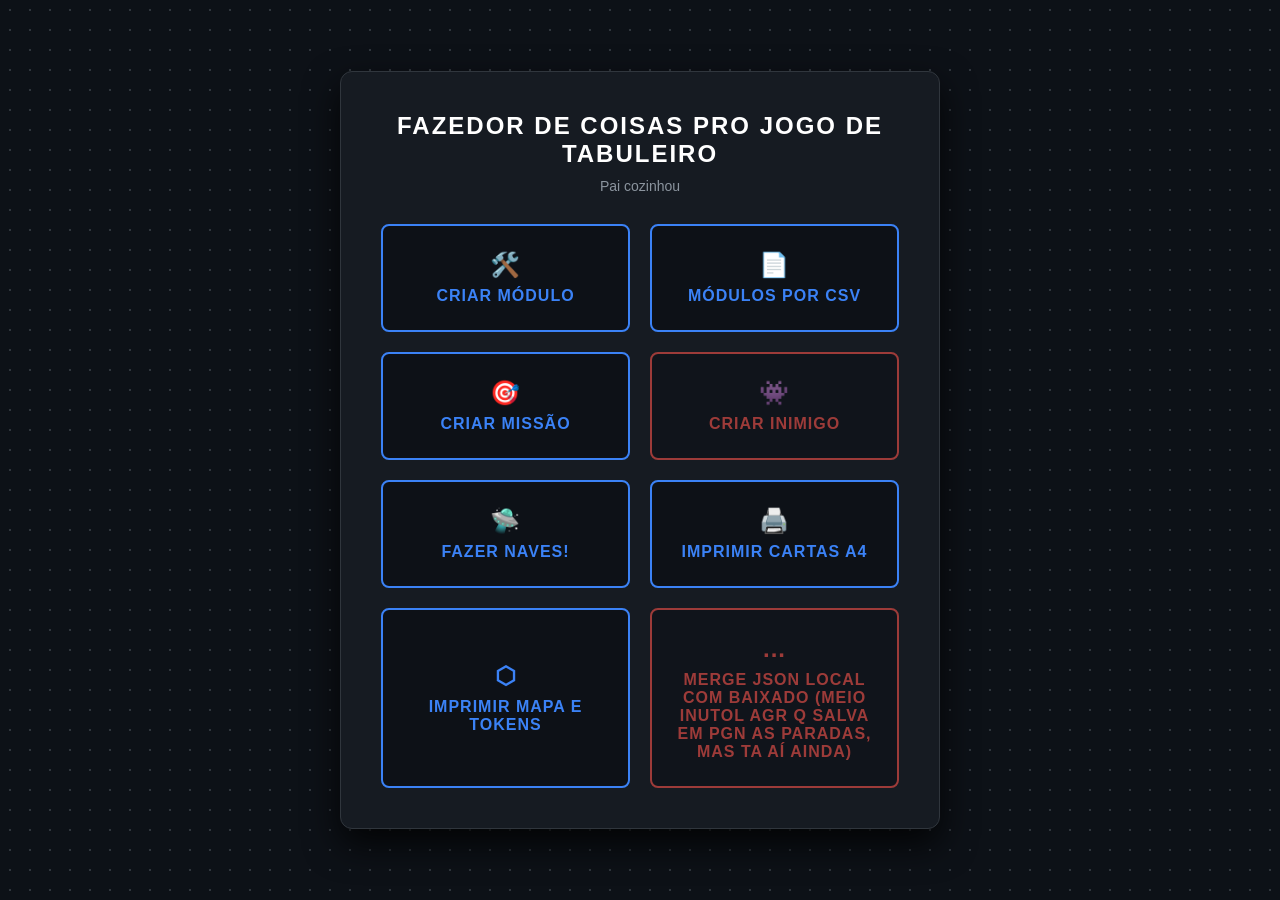
<file: index.html>
<!DOCTYPE html>
<html lang="pt-BR">
<head>
    <meta charset="UTF-8">
    <meta name="viewport" content="width=device-width, initial-scale=1.0">
    <title>Painel Central - Sci-Fi</title>
    <link rel="stylesheet" href="css/index.css">
</head>
<body>

<div class="hub-container">
    <h1>Fazedor de coisas pro jogo de tabuleiro</h1>
    <p>Pai cozinhou</p>

    <div class="btn-grid">
        <a href="pages/cardmaker_2.html" class="nav-btn btn-modules">
            <span class="icon">🛠️</span>
            Criar Módulo
        </a>
        <a href="pages/modulos-csv.html" class="nav-btn btn-modules">
            <span class="icon" aria-hidden="true">📄</span>
            Módulos por CSV
        </a>

        <a href="pages/missoes.html" class="nav-btn btn-modules">
            <span class="icon" aria-hidden="true">🎯</span>
            Criar Missão
        </a>

        <a href="pages/inimigos.html" class="nav-btn btn-enemies">
            <span class="icon">👾</span>
            Criar Inimigo
        </a>
        <a href="pages/naves.html" class="nav-btn btn-modules">
            <span class="icon">🛸</span>
            FAZER NAVES!
        </a>
        <a href="pages/impressao.html" class="nav-btn btn-modules">
            <span class="icon" aria-hidden="true">🖨️</span>
            Imprimir Cartas A4
        </a>
        <a href="pages/mapa-tokens.html" class="nav-btn btn-modules">
            <span class="icon" aria-hidden="true">⬡</span>
            Imprimir Mapa e Tokens
        </a>
        <a href="pages/merge.html" class="nav-btn btn-enemies">
            <span class="icon">...</span>
            Merge JSON local com baixado (meio inutol agr q salva em pgn as paradas, mas ta aí ainda)
        </a>
    </div>
</div>

</body>
</html>
</file>
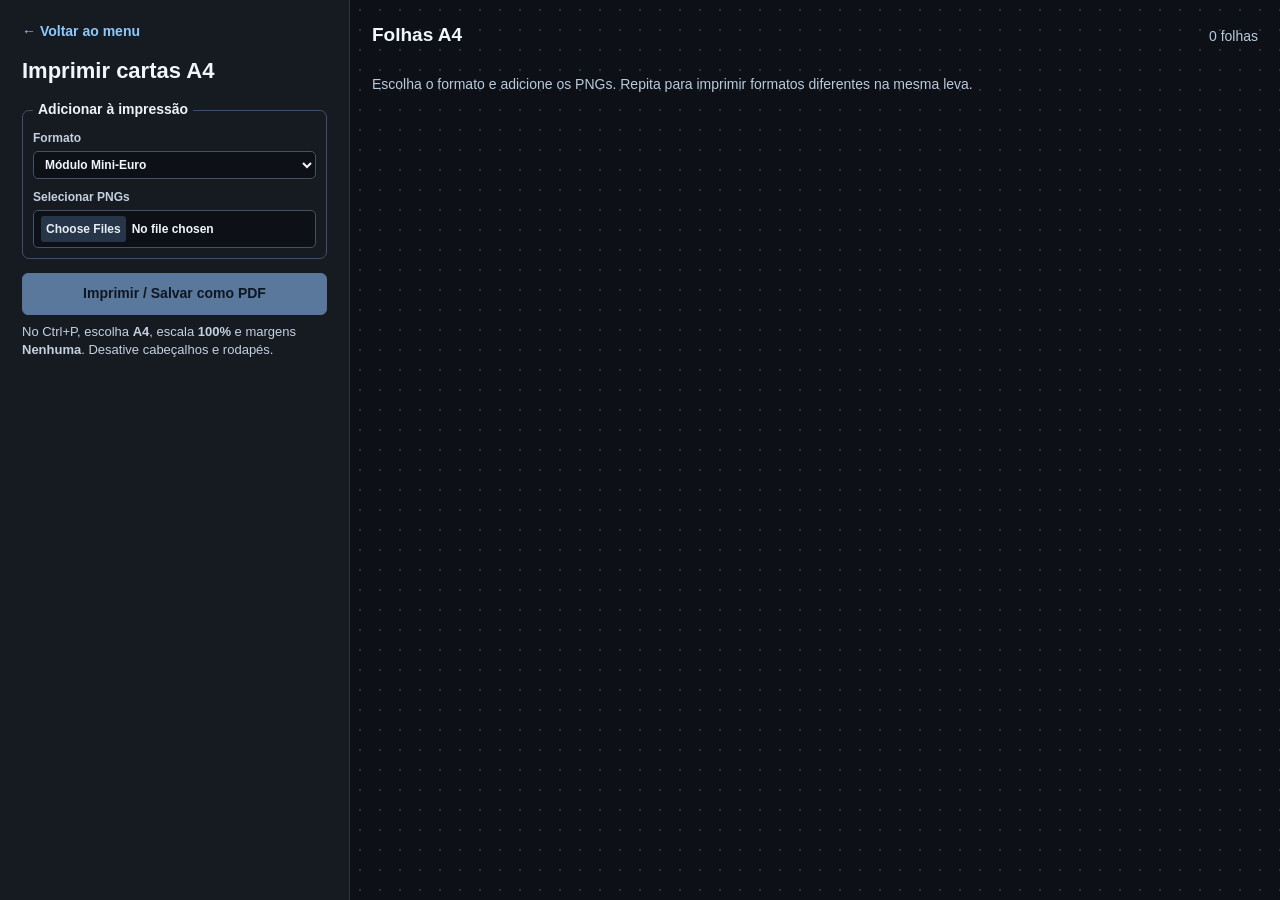
<file: pages/impressao.html>
<!DOCTYPE html>
<html lang="pt-BR">
<head>
    <meta charset="UTF-8">
    <meta name="viewport" content="width=device-width, initial-scale=1">
    <title>Imprimir cartas A4 — The First Star: Rebels</title>
    <link rel="stylesheet" href="../css/impressao.css">
    <script src="../js/impressao.js" defer></script>
</head>
<body>
    <aside class="controls">
        <a class="back-link" href="../index.html">← Voltar ao menu</a>
        <h1>Imprimir cartas A4</h1>

        <fieldset class="upload-group">
            <legend>Adicionar à impressão</legend>
            <label class="file-label">Formato
                <select id="print-format">
                    <option value="module">Módulo Mini-Euro</option>
                    <option value="tarot">Missão / inimigo</option>
                    <option value="hull-2x2">Casco 2×2</option>
                    <option value="hull-2x1">Casco 2×1</option>
                    <option value="hull-1x1">Casco 1×1</option>
                </select>
            </label>
            <label class="file-label">Selecionar PNGs
                <input id="png-picker" class="png-picker" type="file" accept=".png,image/png" multiple>
            </label>
            <p id="import-status" class="status" role="status" hidden></p>
            <ul id="file-list" class="file-list" aria-label="Arquivos selecionados"></ul>
            <p id="copies-error" class="status" hidden>Informe entre 1 e 99 cópias por arquivo.</p>
        </fieldset>

        <button id="print-button" type="button" disabled>Imprimir / Salvar como PDF</button>
        <p class="print-help">No Ctrl+P, escolha <strong>A4</strong>, escala <strong>100%</strong> e margens <strong>Nenhuma</strong>. Desative cabeçalhos e rodapés.</p>
    </aside>

    <main id="preview" class="preview">
        <header class="preview-header">
            <h2>Folhas A4</h2>
            <p id="sheet-count" aria-live="polite">0 folhas</p>
        </header>
        <p id="empty-preview">Escolha o formato e adicione os PNGs. Repita para imprimir formatos diferentes na mesma leva.</p>
        <div id="sheets" aria-label="Folhas para impressão"></div>
    </main>

    <template id="file-row">
        <li class="file-row">
            <div class="file-info"><div class="file-name"></div><div class="file-format"></div></div>
            <label class="copies-label">Cópias <input class="copies" type="number" min="1" max="99" step="1" value="1" required></label>
            <button class="remove-file" type="button">×</button>
        </li>
    </template>
</body>
</html>
</file>
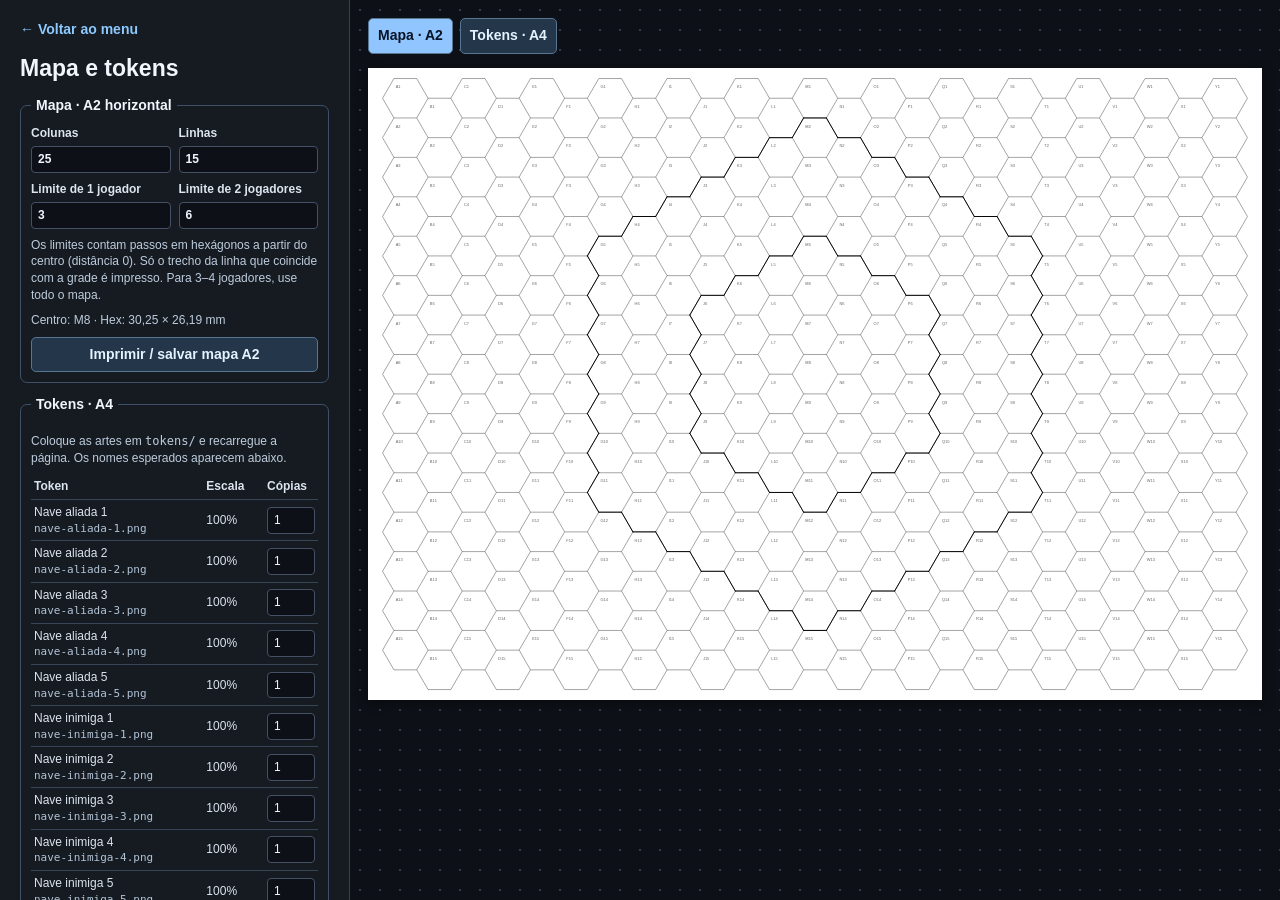
<file: pages/mapa-tokens.html>
<!DOCTYPE html>
<html lang="pt-BR">
<head>
    <meta charset="UTF-8">
    <meta name="viewport" content="width=device-width, initial-scale=1">
    <title>Imprimir mapa e tokens — The First Star: Rebels</title>
    <link rel="stylesheet" href="../css/mapa-tokens.css">
    <script src="../tokens/catalogo.js" defer></script>
    <script src="../js/mapa-tokens.js" defer></script>
</head>
<body>
    <aside class="controls">
        <a href="../index.html">← Voltar ao menu</a>
        <h1>Mapa e tokens</h1>

        <fieldset>
            <legend>Mapa · A2 horizontal</legend>
            <div class="fields">
                <label>Colunas<input id="columns" type="number" min="5" max="60" step="1" value="25" required></label>
                <label>Linhas<input id="rows" type="number" min="5" max="60" step="1" value="15" required></label>
                <label>Limite de 1 jogador<input id="solo-radius" type="number" min="0" step="1" value="3" required></label>
                <label>Limite de 2 jogadores<input id="duo-radius" type="number" min="1" step="1" value="6" required></label>
            </div>
            <p>Os limites contam passos em hexágonos a partir do centro (distância 0). Só o trecho da linha que coincide com a grade é impresso. Para 3–4 jogadores, use todo o mapa.</p>
            <p id="map-status" class="status" aria-live="polite"></p>
            <button id="print-map" type="button">Imprimir / salvar mapa A2</button>
        </fieldset>

        <fieldset>
            <legend>Tokens · A4</legend>
            <p>Coloque as artes em <code>tokens/</code> e recarregue a página. Os nomes esperados aparecem abaixo.</p>
            <table class="token-list">
                <thead><tr><th scope="col">Token</th><th scope="col">Escala</th><th scope="col">Cópias</th></tr></thead>
                <tbody id="token-rows"></tbody>
            </table>
            <p id="token-status" class="status" aria-live="polite"></p>
            <button id="print-tokens" type="button" disabled>Imprimir / salvar tokens A4</button>
        </fieldset>
        <p id="print-status" class="status error" role="status" hidden></p>
        <p class="print-help">Salve cada opção como PDF. Selecione o papel indicado, escala <strong>100%</strong>, margens <strong>Nenhuma</strong> e desative cabeçalhos e rodapés.</p>
    </aside>

    <main class="preview">
        <nav class="preview-switch" aria-label="Prévia para impressão">
            <button id="show-map" type="button" aria-pressed="true" aria-controls="map-preview">Mapa · A2</button>
            <button id="show-tokens" type="button" aria-pressed="false" aria-controls="token-preview">Tokens · A4</button>
        </nav>
        <section id="map-preview" aria-label="Prévia do mapa"></section>
        <section id="token-preview" aria-label="Prévia dos tokens" hidden>
            <p id="empty-tokens">Adicione as artes e preencha a quantidade de cópias para montar a folha.</p>
            <div id="token-sheets"></div>
        </section>
    </main>
</body>
</html>
</file>
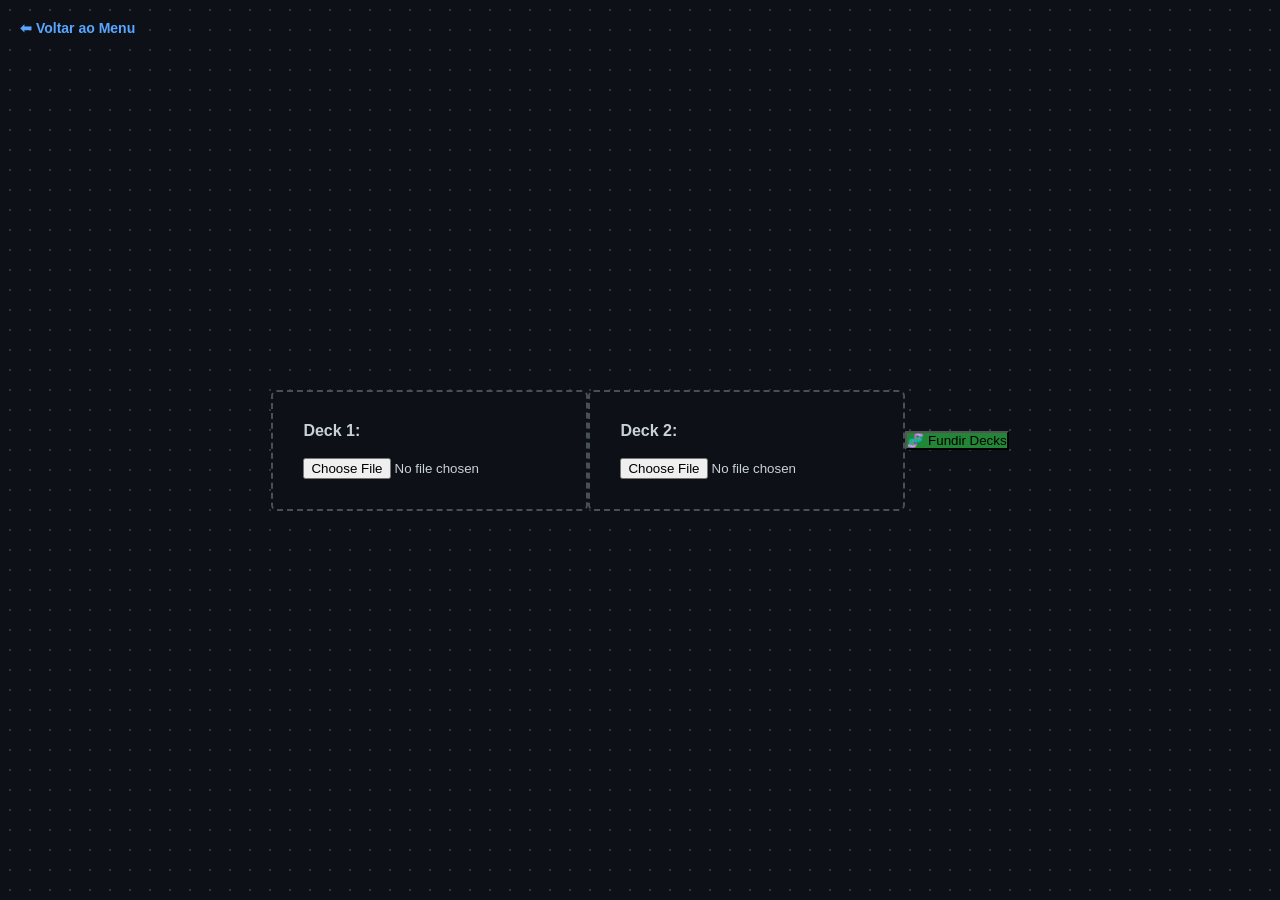
<file: pages/merge.html>
<!DOCTYPE html>
<html lang="pt-BR">
<head>
    <meta charset="UTF-8">
    <title>Sincronizador de Decks</title>
    <link rel="stylesheet" href="../css/index.css">
    <script src="../js/merge.js"></script>

    <style>
        .merge-container {
            max-width: 600px;
            margin: 50px auto;
            background: #161b22;
            padding: 30px;
            border: 1px solid #30363d;
            border-radius: 8px;
            color: #c9d1d9;
            text-align: center;
        }
        .file-box {
            margin: 20px 0;
            padding: 30px;
            border: 2px dashed #484f58;
            border-radius: 6px;
            background: #0d1117;
        }
        #btn-download { display: none; margin-top: 20px; }
        .log-box {
            margin-top: 20px;
            text-align: left;
            background: #0d1117;
            padding: 15px;
            border-radius: 6px;
            display: none;
        }
    </style>
</head>
<body>
<a href="../index.html" style="position: absolute; top: 20px; left: 20px; color: #58a6ff; text-decoration: none; font-weight: bold; font-size: 14px;">⬅ Voltar ao Menu</a>
<div class="file-box">
    <label><b>Deck 1:</b></label><br><br>
    <input type="file" id="inp-file-1" accept=".json">
</div>

<div class="file-box">
    <label><b>Deck 2:</b></label><br><br>
    <input type="file" id="inp-file-2" accept=".json">
</div>

<button id="btn-merge" class="btn" style="background: #238636; margin-bottom: 20px;">🧬 Fundir Decks</button>

<div id="log-container" class="log-box"></div>
<button id="btn-download" class="btn">📥 Baixar Deck Final</button>

</body>
</html>
</file>
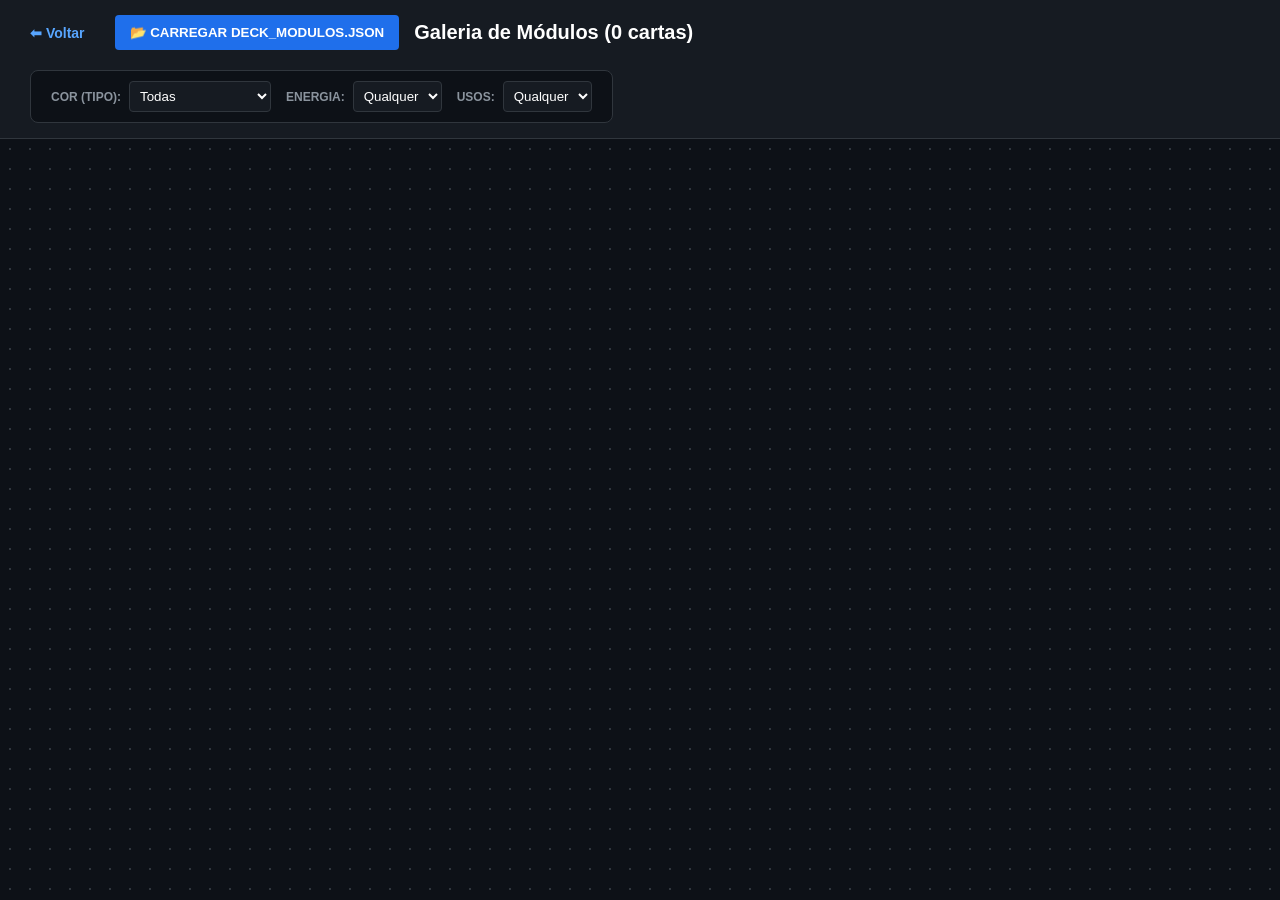
<file: pages/modulos.html>
<!DOCTYPE html>
<html lang="pt-BR">
<head>
    <meta charset="UTF-8">
    <meta name="viewport" content="width=device-width, initial-scale=1.0">
    <title>Galeria de Módulos - Sci-Fi</title>
    <link rel="stylesheet" href="../css/modulos.css"/>
    <script src="../js/modulos.js"></script>
</head>
<body>
<!-- BARRA SUPERIOR -->
<div class="top-nav">
    <div class="nav-title">
        <a href="../index.html" style="margin-right: 15px; color: #58a6ff; text-decoration: none; font-weight: bold; font-size: 14px;">⬅ Voltar</a>
        <button id="btn-load-json" class="btn-load">📂 Carregar Deck JSON</button>
        <h1>Galeria de Módulos (<span id="count-display">0</span> cartas)</h1>
    </div>

    <!-- FILTROS -->
    <div class="filters">
        <div class="filter-group">
            <label>Cor (Tipo):</label>
            <select id="filter-tipo">
                <option value="all">Todas</option>
                <option value="arma">Armas (Vermelho)</option>
                <option value="suporte">Suporte (Azul)</option>
                <option value="propulsao">Propulsão (Verde)</option>
            </select>
        </div>
        <div class="filter-group">
            <label>Energia:</label>
            <select id="filter-energia">
                <option value="all">Qualquer</option>
                <option value="0">0</option>
                <option value="1">1</option>
                <option value="2">2</option>
                <option value="3">3</option>
            </select>
        </div>
        <div class="filter-group">
            <label>Usos:</label>
            <select id="filter-usos">
                <option value="all">Qualquer</option>
                <option value="1">1</option>
                <option value="2">2</option>
                <option value="3">3</option>
                <option value="4">4+</option>
            </select>
        </div>
    </div>
</div>

<!-- ÁREA DA GALERIA -->
<div class="gallery-container">
    <div class="gallery-grid" id="gallery-grid">
        <!-- As cartas serão injetadas aqui pelo JS -->
    </div>
</div>

<!-- MODAL (CARTA EM EVIDÊNCIA) -->
<div class="modal-overlay" id="modal">
    <div class="modal-content">
        <!-- A carta grandona vai aqui -->
        <div class="modal-card-container" id="modal-card-slot"></div>

        <!-- Painel de Ações Laterais -->
        <div class="modal-actions">
            <h3 style="color: #fff; margin-bottom: 10px; font-size: 14px; text-transform: uppercase;">Ações do Módulo</h3>
            <button class="btn-edit" id="btn-modal-edit">✏️ Editar Carta</button>
            <button class="btn-delete" id="btn-modal-delete">🗑️ Deletar Carta</button>
            <button class="btn-close" id="btn-modal-close">✖ Fechar</button>
        </div>
    </div>
</div>
</body>
</html>
</file>
<file: css/index.css>
/* =========================================
           RESET E ESTILOS GLOBAIS
        ========================================= */
* { box-sizing: border-box; margin: 0; padding: 0; font-family: 'Segoe UI', Roboto, Helvetica, Arial, sans-serif; }
body {
    background-color: #0d1117;
    color: #c9d1d9;
    display: flex;
    justify-content: center;
    align-items: center;
    height: 100vh;
    background-image: radial-gradient(#30363d 1px, transparent 1px);
    background-size: 20px 20px;
}

/* =========================================
   CONTAINER DO MENU
========================================= */
.hub-container {
    background: #161b22;
    border: 1px solid #30363d;
    border-radius: 12px;
    padding: 40px;
    width: 100%;
    max-width: 600px;
    text-align: center;
    box-shadow: 0 15px 35px rgba(0,0,0,0.8);
}

.hub-container h1 {
    color: #fff;
    font-size: 24px;
    margin-bottom: 10px;
    text-transform: uppercase;
    letter-spacing: 2px;
}

.hub-container p {
    color: #8b949e;
    font-size: 14px;
    margin-bottom: 30px;
}

/* =========================================
   GRID DE BOTÕES
========================================= */
.btn-grid {
    display: grid;
    grid-template-columns: 1fr 1fr;
    gap: 20px;
}

.nav-btn {
    display: flex;
    flex-direction: column;
    justify-content: center;
    align-items: center;
    gap: 8px;
    padding: 25px 20px;
    border-radius: 8px;
    border: 2px solid;
    background: #0d1117;
    text-decoration: none;
    color: #fff;
    font-weight: 900;
    font-size: 16px;
    text-transform: uppercase;
    letter-spacing: 1px;
    cursor: pointer;
    transition: all 0.3s ease;
}

.nav-btn .icon { font-size: 24px; }

/* Botões de Módulos (Azul/Verde) */
.btn-modules { border-color: #3b82f6; color: #3b82f6; }
.btn-modules:hover { background: #3b82f6; color: #fff; box-shadow: 0 0 15px rgba(59, 130, 246, 0.4); transform: translateY(-3px); }

/* Botões de Inimigos (Vermelho - Desativados por enquanto) */
.btn-enemies { border-color: #f85149; color: #f85149; opacity: 0.6; }
.btn-enemies:hover { background: #f85149; color: #fff; opacity: 1; box-shadow: 0 0 15px rgba(248, 81, 73, 0.4); transform: translateY(-3px); }

.status-badge {
    font-size: 10px;
    background: #21262d;
    padding: 3px 8px;
    border-radius: 12px;
    color: #8b949e;
    margin-top: 5px;
    border: 1px solid #30363d;
}
.btn-enemies:hover .status-badge { background: #fff; color: #f85149; border-color: #fff; }
</file>
<file: css/impressao.css>
* { box-sizing: border-box; }
[hidden] { display: none !important; }

body {
    margin: 0;
    color: #dce4ee;
    background: #0d1117;
    font: 14px/1.4 'Segoe UI', Roboto, Helvetica, Arial, sans-serif;
}

.controls { background: #161b22; padding: 22px; }
.back-link { color: #8dc9ff; font-weight: 700; text-decoration: none; }
.back-link:hover { text-decoration: underline; }
h1 { color: #f0f6fc; font-size: 22px; margin: 14px 0; }
button, input, select { font: inherit; }
button { cursor: pointer; }
button:disabled { cursor: default; opacity: .55; }
:focus-visible { outline: 2px solid #70c5f8; outline-offset: 2px; }

.upload-group { margin: 0 0 14px; border: 1px solid #3d5067; border-radius: 7px; padding: 10px; min-width: 0; }
.upload-group legend { padding: 0 5px; color: #ecf3fa; font-weight: 800; }
.file-label { display: grid; gap: 4px; color: #c4d0df; font-size: 12px; font-weight: 700; }
.file-label + .file-label { margin-top: 10px; }

input[type="number"], select, .png-picker {
    min-width: 0; width: 100%; padding: 5px 7px;
    color: #f0f6fc; background: #0d1117; border: 1px solid #445064; border-radius: 5px;
}
input:invalid { border-color: #f08885; }
.png-picker::file-selector-button {
    margin-right: 6px; padding: 5px; color: #e6edf3; background: #263648;
    border: 0; border-radius: 3px; font: inherit; cursor: pointer;
}
.file-list { display: grid; gap: 5px; padding: 0; margin: 8px 0 0; list-style: none; }
.file-list:empty { display: none; }
.file-row { display: grid; grid-template-columns: minmax(0, 1fr) 46px 27px; align-items: center; gap: 6px; }
.file-name { overflow: hidden; text-overflow: ellipsis; white-space: nowrap; }
.file-info { min-width: 0; }
.file-format { color: #bac9db; font-size: 11px; }
.copies-label { font-size: 10px; font-weight: 700; color: #c4d0df; }
.copies-label input { display: block; padding: 3px; }
.remove-file { align-self: end; height: 29px; color: #ffaaa7; background: #212b38; border: 1px solid #445064; border-radius: 5px; }
.remove-file:hover { background: #344358; }

#print-button {
    width: 100%; padding: 10px; color: #071426; background: #91c5ff;
    border: 1px solid #8dbefa; border-radius: 6px; font-weight: 900;
}
#print-button:hover:enabled { background: #b6d9ff; }
.print-help, .status { margin: 8px 0 0; font-size: 13px; }
.print-help { color: #c4d0df; }
.status { color: #ffd1cd; overflow-wrap: anywhere; white-space: pre-line; }
.status[data-state="loading"] { color: #c4d0df; }

.preview { min-width: 0; padding: 22px; }
.preview-header { display: flex; justify-content: space-between; align-items: baseline; gap: 12px; }
.preview-header h2, .preview-header p { margin: 0 0 12px; }
.preview-header h2 { color: #f0f6fc; font-size: 19px; }
.preview-header p, #empty-preview { color: #bac9db; }
#sheets { display: grid; justify-items: center; gap: 20px; }

.sheet {
    position: relative;
    width: 210mm;
    height: 297mm;
    background: #fff;
    overflow: hidden;
}

.print-card, .print-card img, .crop-marks { position: absolute; }
.print-card img { display: block; object-fit: contain; inset: 0; }
.print-card .hull-image { object-fit: fill; }
.print-card.rotated img { transform-origin: top left; transform: translateX(var(--rotated-width)) rotate(90deg); }
.crop-marks { inset: 0; width: 100%; height: 100%; pointer-events: none; }

@media screen {
    .preview { background-image: radial-gradient(#273444 1px, transparent 1px); background-size: 20px 20px; }
    .sheet { zoom: var(--preview-scale, .5); box-shadow: 0 12px 34px #0008; }
}

@media screen and (min-width: 761px) {
    body { display: grid; grid-template-columns: 350px minmax(0, 1fr); height: 100dvh; }
    .controls, .preview { overflow-y: auto; }
    .controls { border-right: 1px solid #30363d; }
}

@page { size: A4 portrait; margin: 0; }

@media print {
    html, body, .preview, #sheets {
        display: block; width: auto; height: auto; margin: 0; padding: 0;
        overflow: visible; color: #000; background: #fff;
    }
    .controls, .preview-header, #empty-preview { display: none; }
    body:not(.can-print) #sheets { display: none; }
    .sheet {
        /* Folga de arredondamento do navegador para impedir uma página extra. */
        height: 296.8mm;
        break-inside: avoid;
        break-after: page;
        print-color-adjust: exact;
        -webkit-print-color-adjust: exact;
    }
    .sheet:last-child { break-after: auto; }
    .crop-marks { height: 297mm; }
}
</file>
<file: css/mapa-tokens.css>
* { box-sizing: border-box; }
[hidden] { display: none !important; }
body {
    margin: 0; color: #dce4ee; background: #0d1117;
    font: 14px/1.4 'Segoe UI', Roboto, Helvetica, Arial, sans-serif;
}
.controls { background: #161b22; padding: 20px; }
.controls a { color: #8dc9ff; font-weight: 700; text-decoration: none; }
.controls a:hover { text-decoration: underline; }
h1 { font-size: 23px; margin: 12px 0; color: #f0f6fc; }
fieldset { min-width: 0; border: 1px solid #3d5067; border-radius: 7px; margin: 0 0 12px; padding: 10px; }
legend { padding: 0 5px; color: #f0f6fc; font-weight: 800; }
p { margin: 8px 0; color: #bdccdc; font-size: 12px; }
.fields { display: grid; grid-template-columns: repeat(2, minmax(0, 1fr)); gap: 8px; }
label { display: grid; gap: 4px; font-size: 12px; font-weight: 700; }
input, button { font: inherit; }
input[type="number"] {
    width: 100%; min-width: 0; padding: 4px 6px;
    color: #edf4fc; background: #0d1117; border: 1px solid #445064; border-radius: 4px;
}
button {
    padding: 7px 9px; border: 1px solid #577692; border-radius: 5px;
    color: #e5f2ff; background: #24374a; font-weight: 800; cursor: pointer;
}
button:enabled:hover { background: #365779; }
button:disabled { cursor: default; opacity: .5; }
:focus-visible { outline: 2px solid #8dc9ff; outline-offset: 2px; }
fieldset > button { width: 100%; }
.token-list { width: 100%; border-collapse: collapse; font-size: 12px; }
.token-list th { text-align: left; }
.token-list :is(td, th) { border-bottom: 1px solid #384557; padding: 4px 3px; }
.token-list td:last-child { width: 54px; }
.token-file { display: block; color: #b2c4d8; overflow-wrap: anywhere; font-size: 11px; }
.token-list tr[data-error="true"] .token-file, .error { color: #ffb9b5; }
.status { min-height: 1.4em; }
.preview { padding: 18px; min-width: 0; background-image: radial-gradient(#2f3c4d 1px, transparent 1px); background-size: 20px 20px; }
.preview-switch { display: flex; gap: 7px; margin-bottom: 14px; }
.preview-switch button[aria-pressed="true"] { background: #91c5ff; color: #071426; }
.map-paper, .token-paper { display: block; position: relative; margin-inline: auto; background: white; }
.map-paper { width: 594mm; height: 420mm; }
.map-paper > svg { display: block; width: 100%; height: auto; }
.token-paper { width: 210mm; height: 297mm; }
.token-paper + .token-paper { margin-top: 16px; }
.token-paper img, .token-paper svg { position: absolute; }
.token-paper > svg { inset: 0; width: 210mm; height: 297mm; pointer-events: none; }
@media screen {
    .map-paper { zoom: var(--map-zoom, .25); box-shadow: 0 8px 24px #0008; }
    .token-paper { zoom: var(--token-zoom, .5); box-shadow: 0 8px 24px #0008; }
}
@media screen and (min-width: 800px) {
    body { display: grid; grid-template-columns: 350px minmax(0, 1fr); height: 100dvh; }
    .controls, .preview { overflow-y: auto; }
    .controls { border-right: 1px solid #344253; }
}
@media print {
    html, body, .preview { display: block; margin: 0; padding: 0; background: white; }
    .controls, .preview-switch, #empty-tokens { display: none; }
    body[data-print="map"] #token-preview, body[data-print="tokens"] #map-preview,
    body[data-print="none"] :is(#map-preview, #token-preview) { display: none; }
    .map-paper, .token-paper {
        margin: 0; overflow: hidden;
        break-inside: avoid; print-color-adjust: exact; -webkit-print-color-adjust: exact;
    }
    .map-paper { height: 419.8mm; }
    .token-paper { height: 296.8mm; break-after: page; }
    .token-paper + .token-paper { margin: 0; }
    .token-paper:last-child { break-after: auto; }
}
</file>
<file: css/modulos.css>
/* =========================================
          UI DA GALERIA
       ========================================= */
* { box-sizing: border-box; margin: 0; padding: 0; font-family: 'Segoe UI', Roboto, Helvetica, Arial, sans-serif; }
body { background-color: #0d1117; color: #c9d1d9; display: flex; flex-direction: column; height: 100vh; }

/* Barra Superior (Controles e Filtros) */
.top-nav {
    background: #161b22; border-bottom: 1px solid #30363d; padding: 15px 30px;
    display: flex; justify-content: space-between; align-items: center; gap: 20px; flex-wrap: wrap;
}

.nav-title { display: flex; align-items: center; gap: 15px; }
.nav-title h1 { color: #fff; font-size: 20px; margin: 0; }

.filters { display: flex; gap: 15px; align-items: center; background: #0d1117; padding: 10px 20px; border-radius: 8px; border: 1px solid #30363d; }
.filter-group { display: flex; align-items: center; gap: 8px; }
.filter-group label { font-size: 12px; font-weight: bold; color: #8b949e; text-transform: uppercase; }

select {
    background: #161b22; border: 1px solid #30363d; color: #fff;
    padding: 6px; border-radius: 4px; outline: none; cursor: pointer;
}

button {
    color: #fff; border: none; padding: 10px 15px; border-radius: 4px;
    font-weight: bold; cursor: pointer; text-transform: uppercase;
}
.btn-load { background: #1f6feb; }
.btn-load:hover { background: #388bfd; }

/* Grade da Galeria */
.gallery-container {
    flex-grow: 1; padding: 30px; overflow-y: auto;
    background-image: radial-gradient(#30363d 1px, transparent 1px); background-size: 20px 20px;
}

.gallery-grid {
    display: grid;
    grid-template-columns: repeat(auto-fill, 225px);
    gap: 30px;
    justify-content: center;
}

/* Dica visual para duplo clique */
.card-wrapper { cursor: pointer; transition: transform 0.2s; }
.card-wrapper:hover { transform: translateY(-5px); }

/* =========================================
   MODAL (CARTA EM EVIDÊNCIA)
========================================= */
.modal-overlay {
    position: fixed; top: 0; left: 0; width: 100vw; height: 100vh;
    background: rgba(0, 0, 0, 0.85); backdrop-filter: blur(5px);
    display: flex; justify-content: center; align-items: center; z-index: 100;
    opacity: 0; pointer-events: none; transition: opacity 0.3s;
}
.modal-overlay.active { opacity: 1; pointer-events: auto; }

.modal-content {
    display: flex; align-items: center; gap: 40px;
}

/* Truque para escalar a carta sem quebrar o CSS interno dela */
.modal-card-container { transform: scale(1.5); margin: 50px; }

.modal-actions {
    display: flex; flex-direction: column; gap: 15px;
    background: #161b22; padding: 20px; border-radius: 8px; border: 1px solid #30363d;
}
.btn-edit { background: #d29922; }
.btn-edit:hover { background: #e3b341; }
.btn-delete { background: #da3633; }
.btn-delete:hover { background: #f85149; }
.btn-close { background: #484f58; margin-top: 20px; }

/* =========================================
   CSS DA CARTA (REUTILIZADO)
========================================= */
.card { width: 225px; height: 340px; background: linear-gradient(135deg, #161b22, #0d1117); border: 2px solid #30363d; border-radius: 8px; padding: 10px; display: flex; flex-direction: column; gap: 6px; box-shadow: 0 10px 30px rgba(0,0,0,0.8); }
.card.upgraded { border-color: #fbbf24; box-shadow: 0 0 20px rgba(251, 191, 36, 0.4), 0 5px 15px rgba(0,0,0,0.8); }
.card.upgraded .name-plate { border-color: #fbbf24; color: #fbbf24; }
.top-bar, .status-row, .name-plate, .range-table, .desc-box { position: relative; z-index: 2; }
.top-bar { display: flex; justify-content: space-between; align-items: flex-start; }
.badge { background-color: #21262d; border: 2px solid; padding: 4px 8px; font-weight: 900; font-size: 12px; text-align: center; }
.energy { border-color: #eab308; color: #eab308; border-radius: 4px 4px 8px 8px; }
.badge-arma { border-color: #ef4444; color: #ef4444; border-radius: 4px 4px 4px 8px; }
.badge-suporte { border-color: #3b82f6; color: #3b82f6; border-radius: 4px 4px 4px 8px; }
.badge-propulsao { border-color: #22c55e; color: #22c55e; border-radius: 4px 4px 4px 8px; }
.art-container { flex-grow: 1; display: flex; justify-content: center; align-items: center; position: relative; z-index: 1; margin-top: -15px; margin-bottom: -15px; }
.hex-svg { width: 140px; height: 140px; }
.art-text { position: absolute; color: #8b949e; text-align: center; font-size: 13px; font-weight: bold; pointer-events: none; z-index: 3; }
.status-row { display: flex; justify-content: space-between; align-items: flex-end; }
.stat-box { background: #21262d; border: 2px solid; border-radius: 6px; padding: 6px; text-align: center; width: 58px; }
.dmg-box { border-color: #f85149; }
.dmg-val { color: #ff7b72; font-size: 16px; font-weight: 900; }
.dmg-lbl { color: #f85149; font-size: 9px; font-weight: bold; letter-spacing: 0.5px; }
.heat-gen-box { border-color: #f97316; }
.heat-gen-val { color: #fdba74; font-size: 16px; font-weight: 900; }
.heat-gen-lbl { color: #f97316; font-size: 9px; font-weight: bold; letter-spacing: 0.5px; }
.uses-track { display: flex; flex-direction: column; align-items: center; gap: 4px; padding-bottom: 2px; width: 58px; }
.uses-lbl { color: #38bdf8; font-size: 10px; font-weight: 900; letter-spacing: 0.5px; }
.uses-slots { display: flex; gap: 4px; flex-wrap: wrap; justify-content: center;}
.uses-slot { width: 14px; height: 14px; border: 2px solid #38bdf8; background: #21262d; border-radius: 2px; }
.name-plate { background: #21262d; border: 2px solid #30363d; color: #fff; text-align: center; padding: 6px; font-size: 12px; font-weight: 900; border-radius: 4px; text-transform: uppercase; letter-spacing: 1px; }
.range-table { border: 2px solid #30363d; border-radius: 6px; overflow: hidden; background: #161b22; }
.range-grid { display: grid; grid-template-columns: repeat(3, 1fr); }
.grid-cell { padding: 4px 2px; text-align: center; border-right: 2px solid #30363d; }
.grid-cell:last-child { border-right: none; }
.cell-top { color: #94a3b8; font-size: 10px; font-weight: bold; margin-bottom: 2px; border-bottom: 1px solid #30363d; padding-bottom: 2px; }
.cell-bot { font-size: 16px; font-weight: 900; padding-top: 2px; }
.val-miss { color: #f85149; }
.val-hit { color: #3fb950; }
.desc-box { border: 2px solid #30363d; border-radius: 6px; background: #161b22; padding: 10px; color: #94a3b8; font-size: 10px; text-align: center; line-height: 1.4; height: 56px; overflow: hidden;}
.status-row-utility::before { content: ""; display: block; width: 58px; }
</file>
